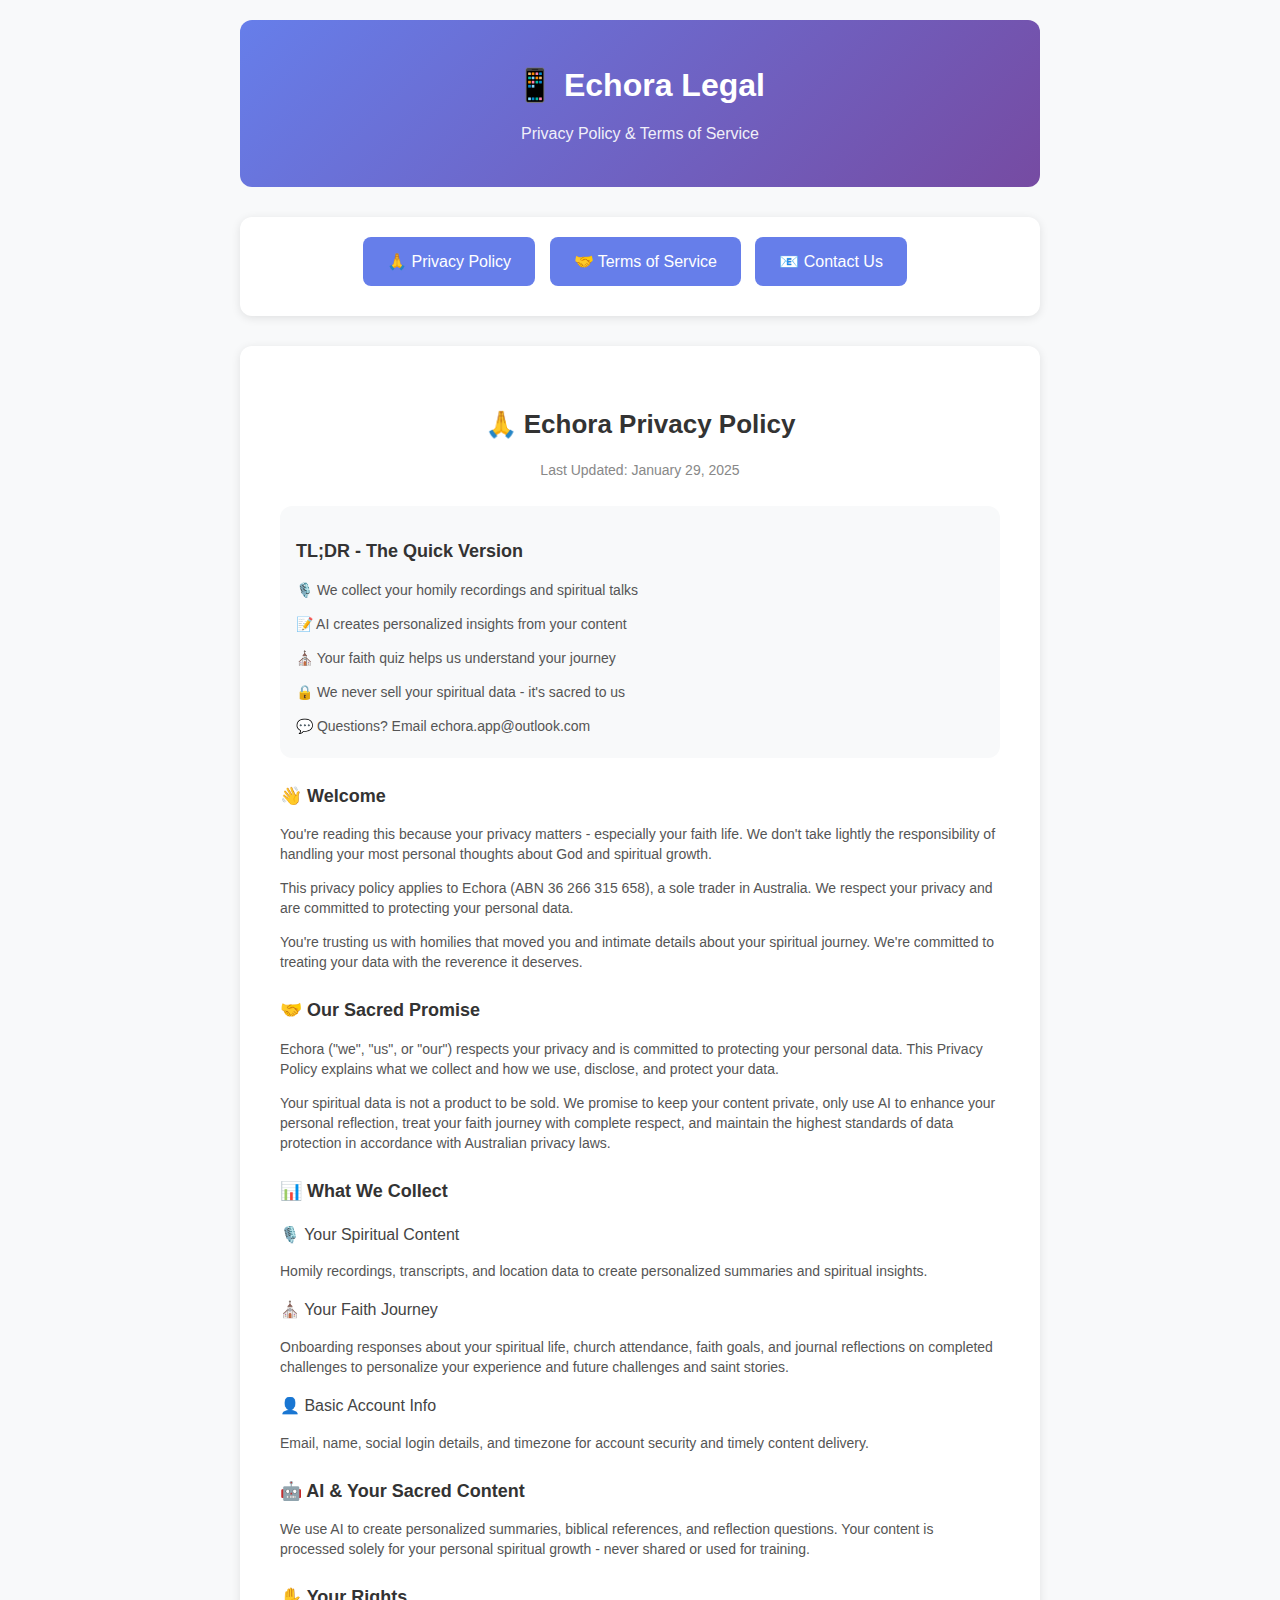
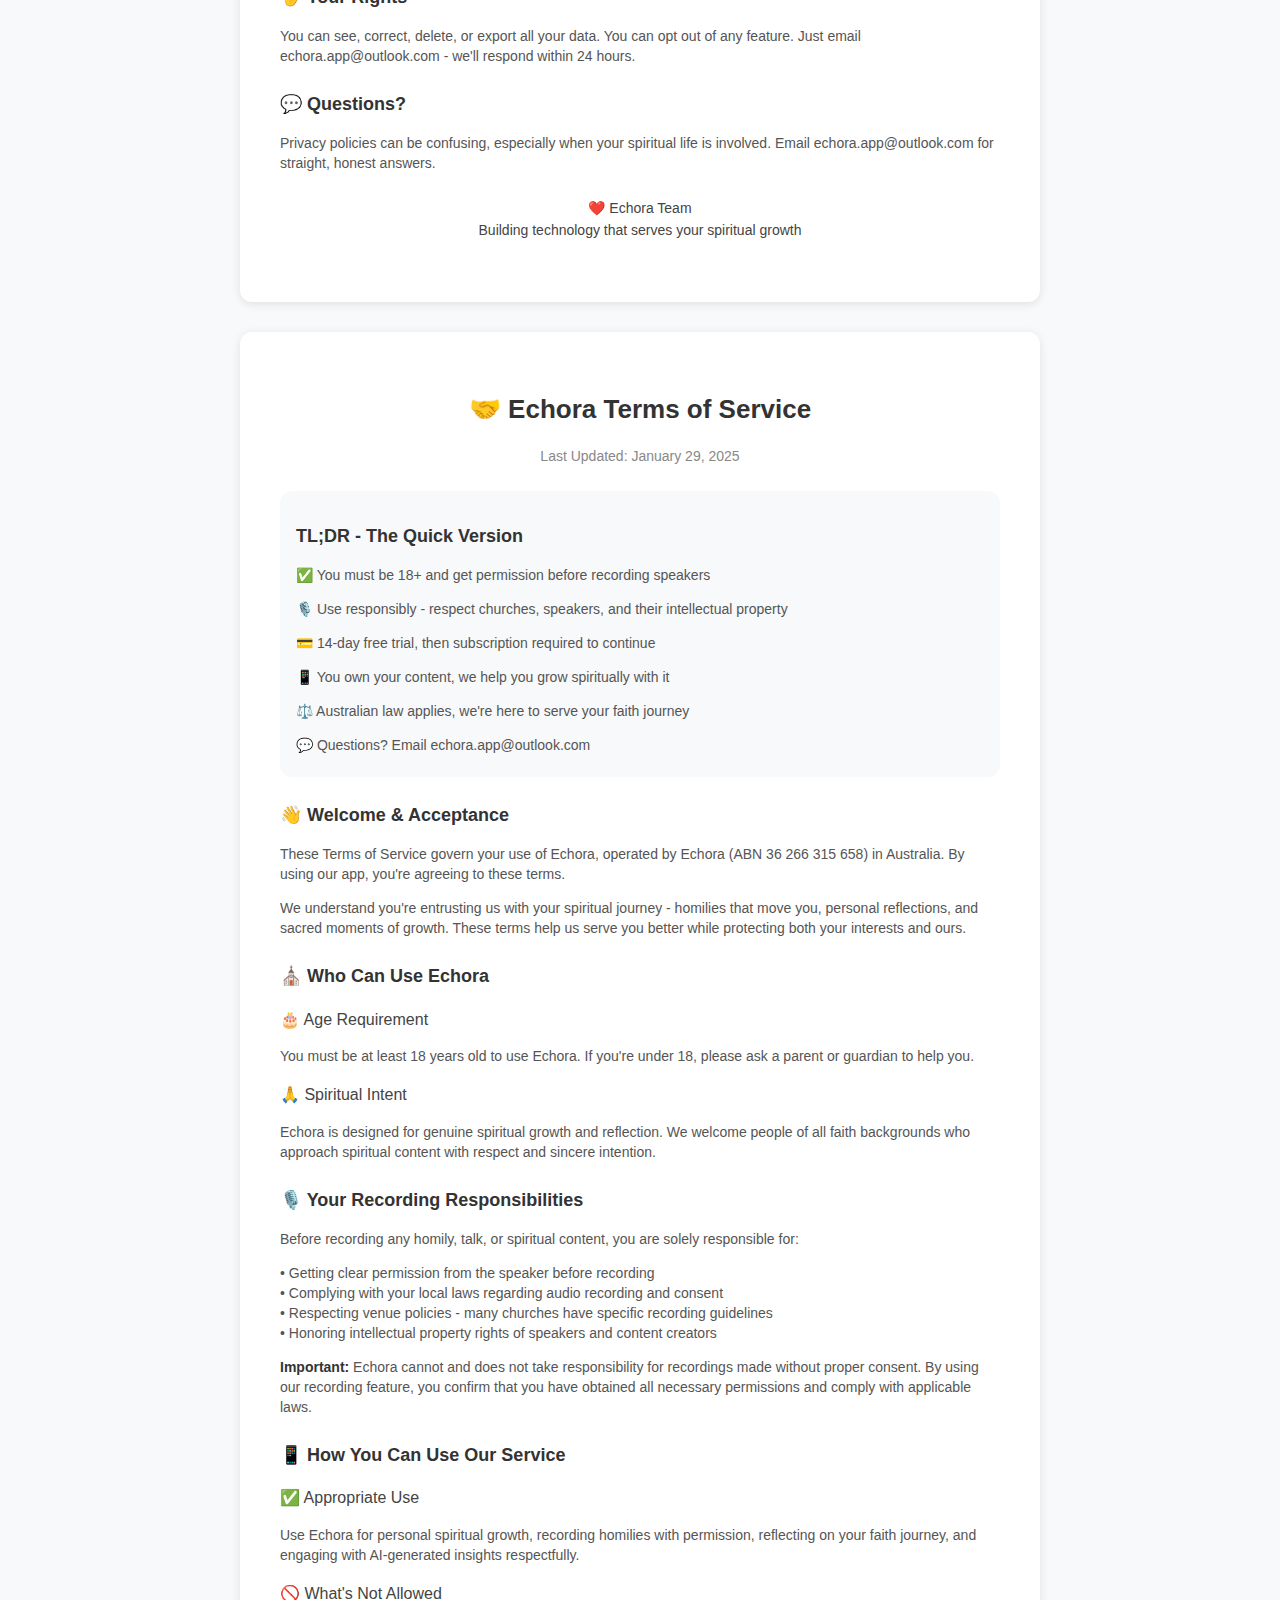
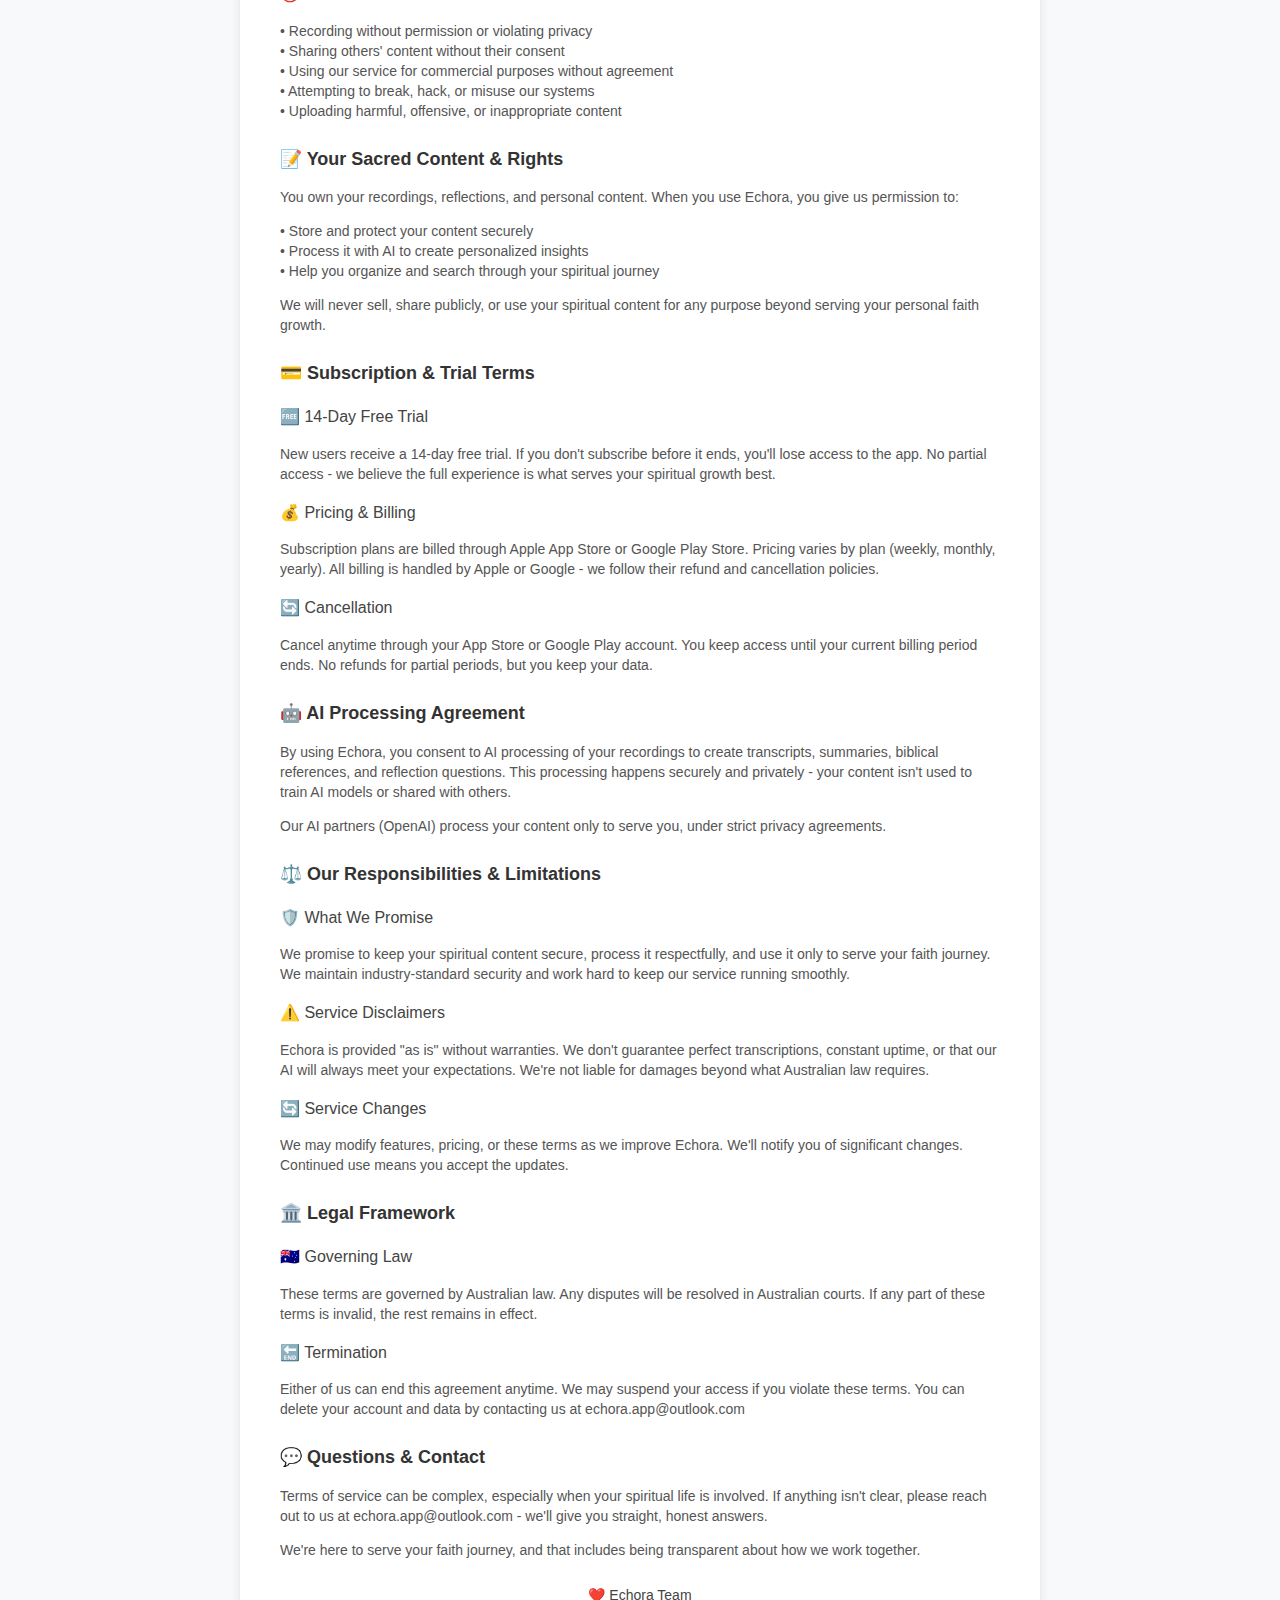
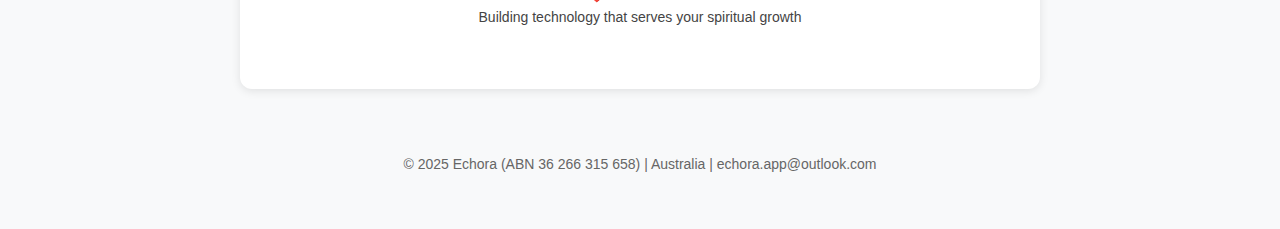
<file: legal.html>
<!DOCTYPE html>
<html lang="en">
<head>
    <meta charset="UTF-8">
    <meta name="viewport" content="width=device-width, initial-scale=1.0">
    <title>Echora Legal - Privacy Policy & Terms of Service</title>
    <style>
        body {
            font-family: -apple-system, BlinkMacSystemFont, 'Segoe UI', Roboto, Oxygen, Ubuntu, Cantarell, sans-serif;
            line-height: 1.6;
            color: #333;
            max-width: 800px;
            margin: 0 auto;
            padding: 20px;
            background-color: #f8f9fa;
        }
        
        .header {
            text-align: center;
            padding: 40px 20px;
            background: linear-gradient(135deg, #667eea 0%, #764ba2 100%);
            color: white;
            border-radius: 12px;
            margin-bottom: 30px;
        }
        
        .header h1 {
            font-size: 32px;
            margin: 0 0 10px 0;
            font-weight: bold;
        }
        
        .header p {
            font-size: 16px;
            margin: 0;
            opacity: 0.9;
        }
        
        .navigation {
            background: white;
            padding: 20px;
            border-radius: 12px;
            margin-bottom: 30px;
            box-shadow: 0 2px 10px rgba(0,0,0,0.1);
            text-align: center;
        }
        
        .nav-button {
            display: inline-block;
            padding: 12px 24px;
            margin: 0 10px 10px 0;
            background: #667eea;
            color: white;
            text-decoration: none;
            border-radius: 8px;
            font-weight: 500;
            transition: background 0.3s ease;
        }
        
        .nav-button:hover {
            background: #5a67d8;
        }
        
        .document {
            background-color: #ffffff;
            padding: 40px;
            border-radius: 12px;
            box-shadow: 0 2px 10px rgba(0,0,0,0.1);
            margin-bottom: 30px;
        }
        
        .document-title {
            font-size: 26px;
            font-weight: bold;
            margin-bottom: 8px;
            color: #333333;
            text-align: center;
        }
        
        .last-updated {
            font-size: 14px;
            color: #888888;
            text-align: center;
            margin-bottom: 24px;
        }
        
        .tldr-section {
            background-color: #f8f9fa;
            padding: 16px;
            border-radius: 12px;
            margin-bottom: 24px;
        }
        
        .tldr-item {
            font-size: 14px;
            line-height: 20px;
            color: #555555;
            margin-bottom: 6px;
        }
        
        .section {
            margin-bottom: 24px;
        }
        
        .section-title {
            font-size: 18px;
            font-weight: 600;
            margin-bottom: 12px;
            color: #333333;
        }
        
        .sub-section-title {
            font-size: 16px;
            font-weight: 500;
            margin-bottom: 8px;
            margin-top: 16px;
            color: #444444;
        }
        
        .body-text {
            font-size: 14px;
            line-height: 20px;
            color: #555555;
            margin-bottom: 12px;
        }
        
        .bold-text {
            font-weight: 600;
            color: #333333;
        }
        
        .signature {
            font-size: 14px;
            color: #444444;
            text-align: center;
            font-weight: 500;
            margin-bottom: 20px;
        }
        
        .footer {
            text-align: center;
            padding: 20px;
            color: #666;
            font-size: 14px;
        }
        
        @media (max-width: 600px) {
            body {
                padding: 10px;
            }
            .document {
                padding: 20px;
            }
            .header {
                padding: 30px 15px;
            }
            .header h1 {
                font-size: 24px;
            }
        }
    </style>
</head>
<body>
    <div class="header">
        <h1>📱 Echora Legal</h1>
        <p>Privacy Policy & Terms of Service</p>
    </div>

    <div class="navigation">
        <a href="#privacy-policy" class="nav-button">🙏 Privacy Policy</a>
        <a href="#terms-of-service" class="nav-button">🤝 Terms of Service</a>
        <a href="mailto:echora.app@outlook.com" class="nav-button">📧 Contact Us</a>
    </div>

    <!-- Privacy Policy Section -->
    <div id="privacy-policy" class="document">
        <h1 class="document-title">🙏 Echora Privacy Policy</h1>
        <p class="last-updated">Last Updated: January 29, 2025</p>

        <div class="tldr-section">
            <h2 class="section-title">TL;DR - The Quick Version</h2>
            <p class="tldr-item">🎙️ We collect your homily recordings and spiritual talks</p>
            <p class="tldr-item">📝 AI creates personalized insights from your content</p>
            <p class="tldr-item">⛪ Your faith quiz helps us understand your journey</p>
            <p class="tldr-item">🔒 We never sell your spiritual data - it's sacred to us</p>
            <p class="tldr-item">💬 Questions? Email echora.app@outlook.com</p>
        </div>

        <div class="section">
            <h2 class="section-title">👋 Welcome</h2>
            <p class="body-text">
                You're reading this because your privacy matters - especially your faith life. We don't take lightly the responsibility of handling your most personal thoughts about God and spiritual growth.
            </p>
            <p class="body-text">
                This privacy policy applies to Echora (ABN 36 266 315 658), a sole trader in Australia. We respect your privacy and are committed to protecting your personal data.
            </p>
            <p class="body-text">
                You're trusting us with homilies that moved you and intimate details about your spiritual journey. We're committed to treating your data with the reverence it deserves.
            </p>
        </div>

        <div class="section">
            <h2 class="section-title">🤝 Our Sacred Promise</h2>
            <p class="body-text">
                Echora ("we", "us", or "our") respects your privacy and is committed to protecting your personal data. This Privacy Policy explains what we collect and how we use, disclose, and protect your data.
            </p>
            <p class="body-text">
                Your spiritual data is not a product to be sold. We promise to keep your content private, only use AI to enhance your personal reflection, treat your faith journey with complete respect, and maintain the highest standards of data protection in accordance with Australian privacy laws.
            </p>
        </div>

        <div class="section">
            <h2 class="section-title">📊 What We Collect</h2>
            
            <h3 class="sub-section-title">🎙️ Your Spiritual Content</h3>
            <p class="body-text">
                Homily recordings, transcripts, and location data to create personalized summaries and spiritual insights.
            </p>

            <h3 class="sub-section-title">⛪ Your Faith Journey</h3>
            <p class="body-text">
                Onboarding responses about your spiritual life, church attendance, faith goals, and journal reflections on completed challenges to personalize your experience and future challenges and saint stories.
            </p>

            <h3 class="sub-section-title">👤 Basic Account Info</h3>
            <p class="body-text">
                Email, name, social login details, and timezone for account security and timely content delivery.
            </p>
        </div>

        <div class="section">
            <h2 class="section-title">🤖 AI & Your Sacred Content</h2>
            <p class="body-text">
                We use AI to create personalized summaries, biblical references, and reflection questions. Your content is processed solely for your personal spiritual growth - never shared or used for training.
            </p>
        </div>

        <div class="section">
            <h2 class="section-title">✋ Your Rights</h2>
            <p class="body-text">
                You can see, correct, delete, or export all your data. You can opt out of any feature. Just email echora.app@outlook.com - we'll respond within 24 hours.
            </p>
        </div>

        <div class="section">
            <h2 class="section-title">💬 Questions?</h2>
            <p class="body-text">
                Privacy policies can be confusing, especially when your spiritual life is involved. Email echora.app@outlook.com for straight, honest answers.
            </p>
        </div>

        <p class="signature">
            ❤️ Echora Team<br>
            Building technology that serves your spiritual growth
        </p>
    </div>

    <!-- Terms of Service Section -->
    <div id="terms-of-service" class="document">
        <h1 class="document-title">🤝 Echora Terms of Service</h1>
        <p class="last-updated">Last Updated: January 29, 2025</p>

        <div class="tldr-section">
            <h2 class="section-title">TL;DR - The Quick Version</h2>
            <p class="tldr-item">✅ You must be 18+ and get permission before recording speakers</p>
            <p class="tldr-item">🎙️ Use responsibly - respect churches, speakers, and their intellectual property</p>
            <p class="tldr-item">💳 14-day free trial, then subscription required to continue</p>
            <p class="tldr-item">📱 You own your content, we help you grow spiritually with it</p>
            <p class="tldr-item">⚖️ Australian law applies, we're here to serve your faith journey</p>
            <p class="tldr-item">💬 Questions? Email echora.app@outlook.com</p>
        </div>

        <div class="section">
            <h2 class="section-title">👋 Welcome & Acceptance</h2>
            <p class="body-text">
                These Terms of Service govern your use of Echora, operated by Echora (ABN 36 266 315 658) in Australia. By using our app, you're agreeing to these terms.
            </p>
            <p class="body-text">
                We understand you're entrusting us with your spiritual journey - homilies that move you, personal reflections, and sacred moments of growth. These terms help us serve you better while protecting both your interests and ours.
            </p>
        </div>

        <div class="section">
            <h2 class="section-title">⛪ Who Can Use Echora</h2>
            
            <h3 class="sub-section-title">🎂 Age Requirement</h3>
            <p class="body-text">
                You must be at least 18 years old to use Echora. If you're under 18, please ask a parent or guardian to help you.
            </p>

            <h3 class="sub-section-title">🙏 Spiritual Intent</h3>
            <p class="body-text">
                Echora is designed for genuine spiritual growth and reflection. We welcome people of all faith backgrounds who approach spiritual content with respect and sincere intention.
            </p>
        </div>

        <div class="section">
            <h2 class="section-title">🎙️ Your Recording Responsibilities</h2>
            <p class="body-text">
                Before recording any homily, talk, or spiritual content, you are solely responsible for:
            </p>
            <p class="body-text">
                • Getting clear permission from the speaker before recording<br>
                • Complying with your local laws regarding audio recording and consent<br>
                • Respecting venue policies - many churches have specific recording guidelines<br>
                • Honoring intellectual property rights of speakers and content creators
            </p>
            <p class="body-text">
                <span class="bold-text">Important:</span> Echora cannot and does not take responsibility for recordings made without proper consent. By using our recording feature, you confirm that you have obtained all necessary permissions and comply with applicable laws.
            </p>
        </div>

        <div class="section">
            <h2 class="section-title">📱 How You Can Use Our Service</h2>
            
            <h3 class="sub-section-title">✅ Appropriate Use</h3>
            <p class="body-text">
                Use Echora for personal spiritual growth, recording homilies with permission, reflecting on your faith journey, and engaging with AI-generated insights respectfully.
            </p>

            <h3 class="sub-section-title">🚫 What's Not Allowed</h3>
            <p class="body-text">
                • Recording without permission or violating privacy<br>
                • Sharing others' content without their consent<br>
                • Using our service for commercial purposes without agreement<br>
                • Attempting to break, hack, or misuse our systems<br>
                • Uploading harmful, offensive, or inappropriate content
            </p>
        </div>

        <div class="section">
            <h2 class="section-title">📝 Your Sacred Content & Rights</h2>
            <p class="body-text">
                You own your recordings, reflections, and personal content. When you use Echora, you give us permission to:
            </p>
            <p class="body-text">
                • Store and protect your content securely<br>
                • Process it with AI to create personalized insights<br>
                • Help you organize and search through your spiritual journey
            </p>
            <p class="body-text">
                We will never sell, share publicly, or use your spiritual content for any purpose beyond serving your personal faith growth.
            </p>
        </div>

        <div class="section">
            <h2 class="section-title">💳 Subscription & Trial Terms</h2>
            
            <h3 class="sub-section-title">🆓 14-Day Free Trial</h3>
            <p class="body-text">
                New users receive a 14-day free trial. If you don't subscribe before it ends, you'll lose access to the app. No partial access - we believe the full experience is what serves your spiritual growth best.
            </p>

            <h3 class="sub-section-title">💰 Pricing & Billing</h3>
            <p class="body-text">
                Subscription plans are billed through Apple App Store or Google Play Store. Pricing varies by plan (weekly, monthly, yearly). All billing is handled by Apple or Google - we follow their refund and cancellation policies.
            </p>

            <h3 class="sub-section-title">🔄 Cancellation</h3>
            <p class="body-text">
                Cancel anytime through your App Store or Google Play account. You keep access until your current billing period ends. No refunds for partial periods, but you keep your data.
            </p>
        </div>

        <div class="section">
            <h2 class="section-title">🤖 AI Processing Agreement</h2>
            <p class="body-text">
                By using Echora, you consent to AI processing of your recordings to create transcripts, summaries, biblical references, and reflection questions. This processing happens securely and privately - your content isn't used to train AI models or shared with others.
            </p>
            <p class="body-text">
                Our AI partners (OpenAI) process your content only to serve you, under strict privacy agreements.
            </p>
        </div>

        <div class="section">
            <h2 class="section-title">⚖️ Our Responsibilities & Limitations</h2>
            
            <h3 class="sub-section-title">🛡️ What We Promise</h3>
            <p class="body-text">
                We promise to keep your spiritual content secure, process it respectfully, and use it only to serve your faith journey. We maintain industry-standard security and work hard to keep our service running smoothly.
            </p>

            <h3 class="sub-section-title">⚠️ Service Disclaimers</h3>
            <p class="body-text">
                Echora is provided "as is" without warranties. We don't guarantee perfect transcriptions, constant uptime, or that our AI will always meet your expectations. We're not liable for damages beyond what Australian law requires.
            </p>

            <h3 class="sub-section-title">🔄 Service Changes</h3>
            <p class="body-text">
                We may modify features, pricing, or these terms as we improve Echora. We'll notify you of significant changes. Continued use means you accept the updates.
            </p>
        </div>

        <div class="section">
            <h2 class="section-title">🏛️ Legal Framework</h2>
            
            <h3 class="sub-section-title">🇦🇺 Governing Law</h3>
            <p class="body-text">
                These terms are governed by Australian law. Any disputes will be resolved in Australian courts. If any part of these terms is invalid, the rest remains in effect.
            </p>

            <h3 class="sub-section-title">🔚 Termination</h3>
            <p class="body-text">
                Either of us can end this agreement anytime. We may suspend your access if you violate these terms. You can delete your account and data by contacting us at echora.app@outlook.com
            </p>
        </div>

        <div class="section">
            <h2 class="section-title">💬 Questions & Contact</h2>
            <p class="body-text">
                Terms of service can be complex, especially when your spiritual life is involved. If anything isn't clear, please reach out to us at echora.app@outlook.com - we'll give you straight, honest answers.
            </p>
            <p class="body-text">
                We're here to serve your faith journey, and that includes being transparent about how we work together.
            </p>
        </div>

        <p class="signature">
            ❤️ Echora Team<br>
            Building technology that serves your spiritual growth
        </p>
    </div>

    <div class="footer">
        <p>© 2025 Echora (ABN 36 266 315 658) | Australia | echora.app@outlook.com</p>
    </div>
</body>
</html>
</file>
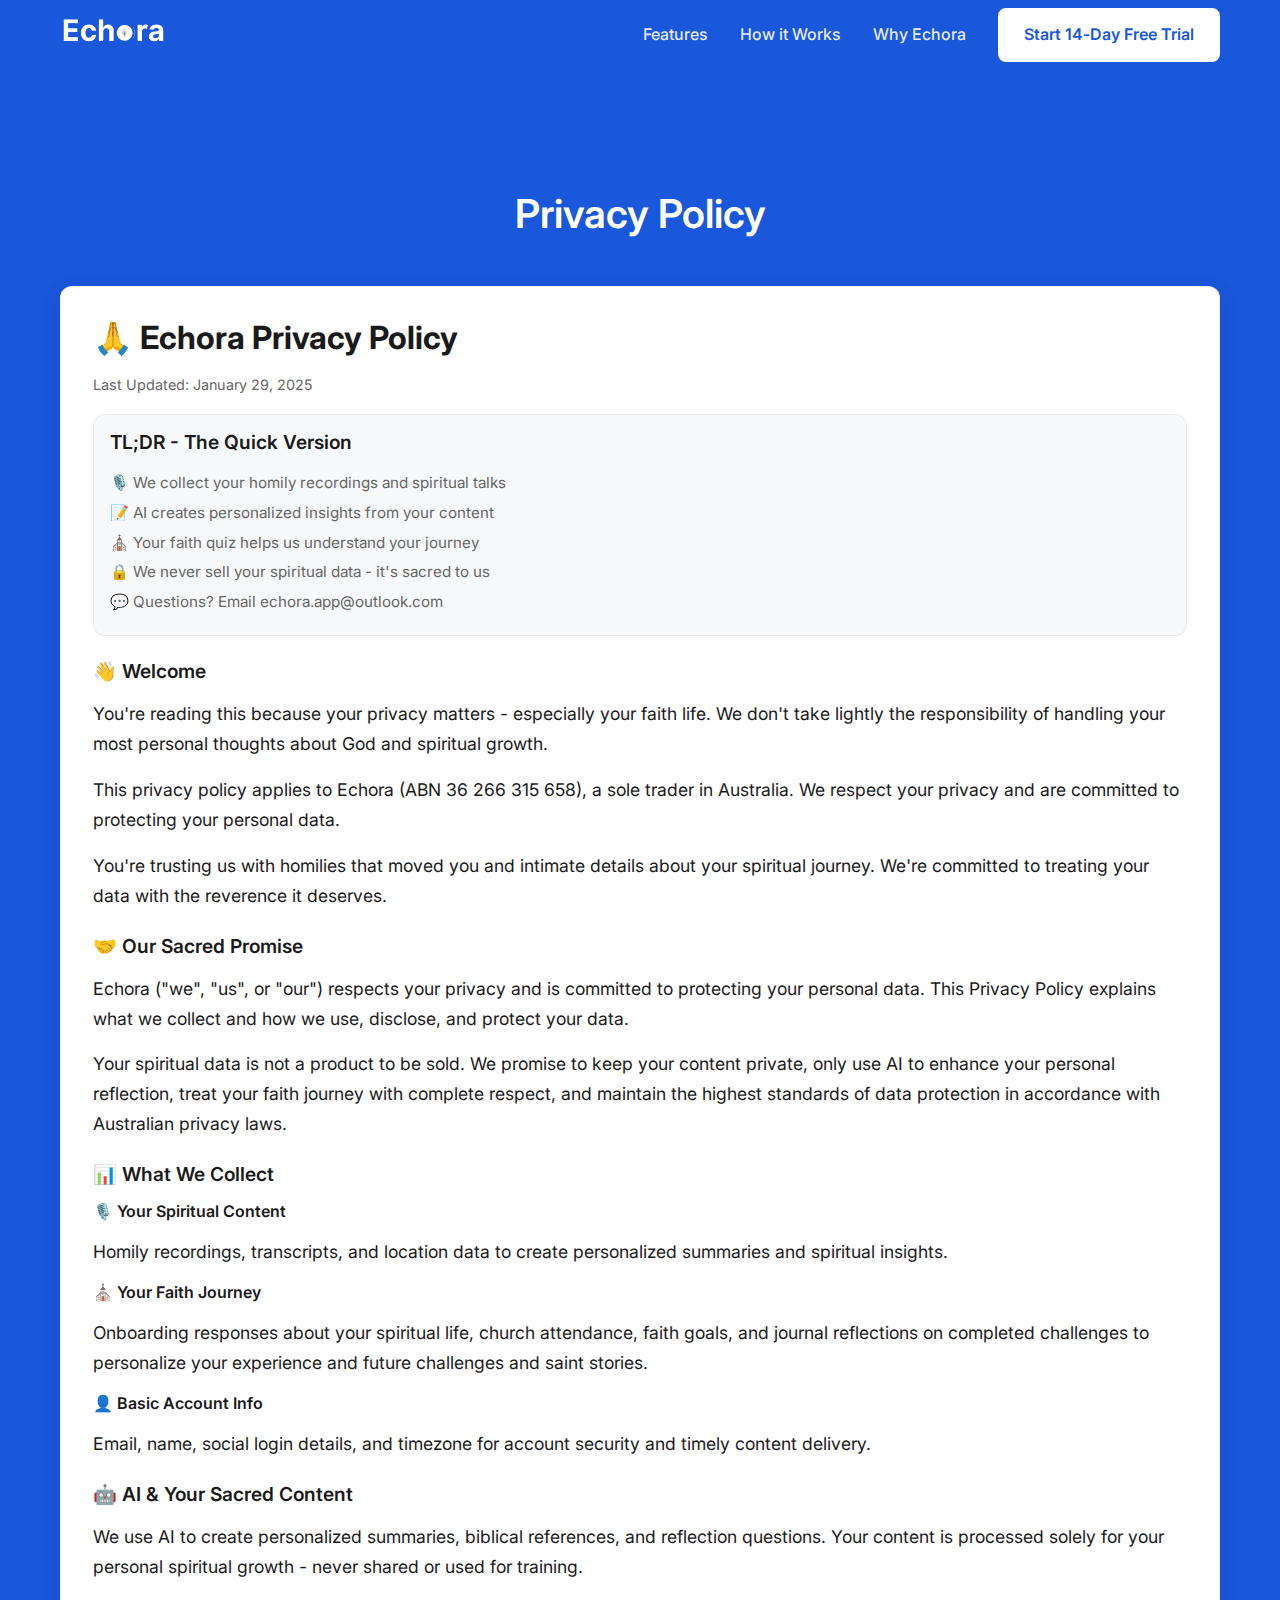
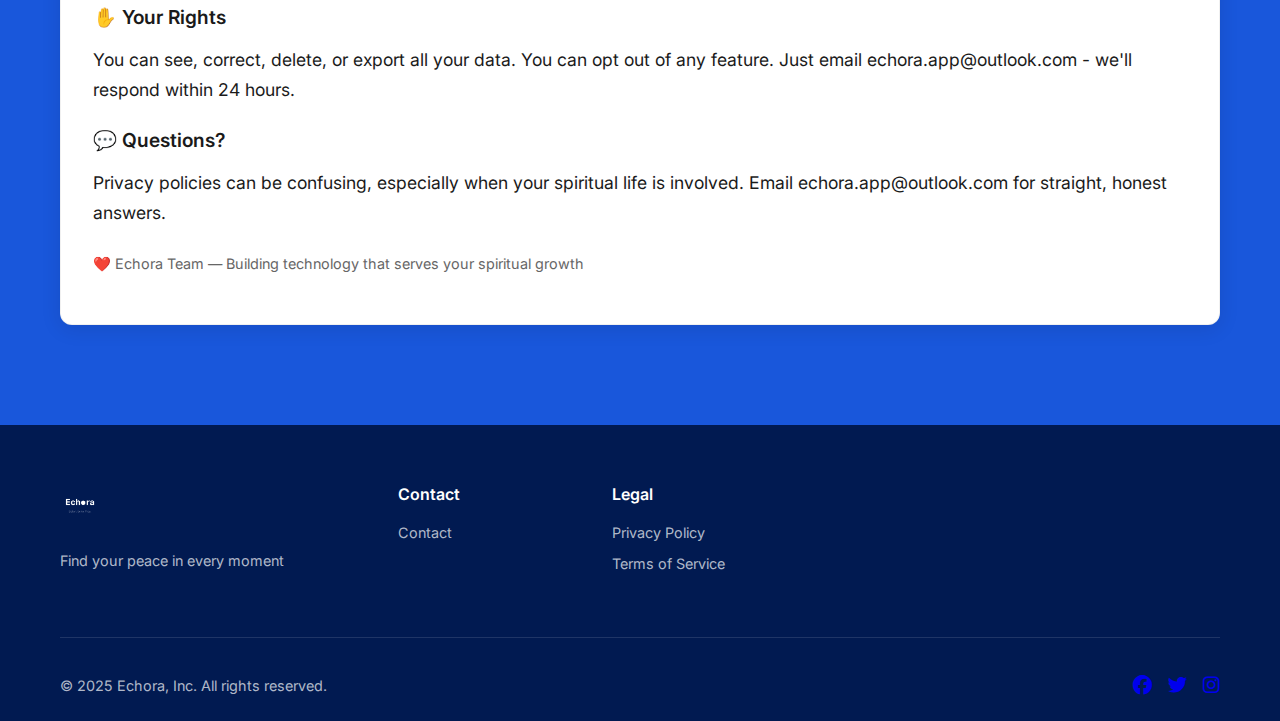
<file: privacy-policy.html>
<!DOCTYPE html>
<html lang="en">
<head>
    <meta charset="UTF-8">
    <meta name="viewport" content="width=device-width, initial-scale=1.0">
    <title>🙏 Echora Privacy Policy</title>
    <link rel="stylesheet" href="styles.css">
    <link href="https://fonts.googleapis.com/css2?family=Inter:wght@300;400;500;600;700&display=swap" rel="stylesheet">
    <link rel="stylesheet" href="https://cdnjs.cloudflare.com/ajax/libs/font-awesome/6.4.0/css/all.min.css">
    <meta name="description" content="Echora Privacy Policy">
    <meta name="robots" content="noindex">
    <link rel="icon" href="Echora logo - black.png">
    <style>
        /* Page-specific minor overrides */
        .content-card .emoji-title { font-size: 2rem; }
        body { background: var(--primary-blue); }
    </style>
    
    <!-- Open Graph -->
    <meta property="og:title" content="Echora Privacy Policy">
    <meta property="og:type" content="website">
    <meta property="og:image" content="Echora logo - black.png">
    <meta property="og:url" content="/privacy-policy.html">
</head>
<body>
    <!-- Navigation -->
    <nav class="navbar">
        <div class="nav-container">
            <div class="nav-logo">
                <a href="index.html"><img src="Echora logo- white.png" alt="Echora" class="logo"></a>
            </div>
            <div class="nav-menu">
                <a href="index.html#features" class="nav-link">Features</a>
                <a href="index.html#how-it-works" class="nav-link">How it Works</a>
                <a href="index.html#why-echora" class="nav-link">Why Echora</a>
                <a href="https://apps.apple.com/au/app/echora/id6749000808" class="cta-button primary">Start 14‑Day Free Trial</a>
            </div>
            <div class="nav-toggle">
                <span></span>
                <span></span>
                <span></span>
            </div>
        </div>
    </nav>

    <main class="page">
        <section class="community">
            <div class="container">
                <h2>Privacy Policy</h2>
                <div class="content-card">
                    <h1 class="emoji-title">🙏 Echora Privacy Policy</h1>
                    <p class="content-meta">Last Updated: January 29, 2025</p>

                    <div class="tldr-box">
                        <h3>TL;DR - The Quick Version</h3>
                        <p class="tldr-item">🎙️ We collect your homily recordings and spiritual talks</p>
                        <p class="tldr-item">📝 AI creates personalized insights from your content</p>
                        <p class="tldr-item">⛪ Your faith quiz helps us understand your journey</p>
                        <p class="tldr-item">🔒 We never sell your spiritual data - it's sacred to us</p>
                        <p class="tldr-item">💬 Questions? Email echora.app@outlook.com</p>
                    </div>

                    <div class="content-section">
                        <h3>👋 Welcome</h3>
                        <p>You're reading this because your privacy matters - especially your faith life. We don't take lightly the responsibility of handling your most personal thoughts about God and spiritual growth.</p>
                        <p>This privacy policy applies to Echora (ABN 36 266 315 658), a sole trader in Australia. We respect your privacy and are committed to protecting your personal data.</p>
                        <p>You're trusting us with homilies that moved you and intimate details about your spiritual journey. We're committed to treating your data with the reverence it deserves.</p>
                    </div>

                    <div class="content-section">
                        <h3>🤝 Our Sacred Promise</h3>
                        <p>Echora ("we", "us", or "our") respects your privacy and is committed to protecting your personal data. This Privacy Policy explains what we collect and how we use, disclose, and protect your data.</p>
                        <p>Your spiritual data is not a product to be sold. We promise to keep your content private, only use AI to enhance your personal reflection, treat your faith journey with complete respect, and maintain the highest standards of data protection in accordance with Australian privacy laws.</p>
                    </div>

                    <div class="content-section">
                        <h3>📊 What We Collect</h3>
                        <h4>🎙️ Your Spiritual Content</h4>
                        <p>Homily recordings, transcripts, and location data to create personalized summaries and spiritual insights.</p>
                        <h4>⛪ Your Faith Journey</h4>
                        <p>Onboarding responses about your spiritual life, church attendance, faith goals, and journal reflections on completed challenges to personalize your experience and future challenges and saint stories.</p>
                        <h4>👤 Basic Account Info</h4>
                        <p>Email, name, social login details, and timezone for account security and timely content delivery.</p>
                    </div>

                    <div class="content-section">
                        <h3>🤖 AI & Your Sacred Content</h3>
                        <p>We use AI to create personalized summaries, biblical references, and reflection questions. Your content is processed solely for your personal spiritual growth - never shared or used for training.</p>
                    </div>

                    <div class="content-section">
                        <h3>✋ Your Rights</h3>
                        <p>You can see, correct, delete, or export all your data. You can opt out of any feature. Just email echora.app@outlook.com - we'll respond within 24 hours.</p>
                    </div>

                    <div class="content-section">
                        <h3>💬 Questions?</h3>
                        <p>Privacy policies can be confusing, especially when your spiritual life is involved. Email echora.app@outlook.com for straight, honest answers.</p>
                    </div>

                    <p class="content-meta">❤️ Echora Team — Building technology that serves your spiritual growth</p>
                </div>
            </div>
        </section>
    </main>

    <!-- Footer -->
    <footer class="footer">
        <div class="container">
            <div class="footer-content">
                <div class="footer-brand">
                    <img src="Echora logo - black.png" alt="Echora" class="footer-logo">
                    <p>Find your peace in every moment</p>
                </div>
                <div class="footer-links">
                    <div class="footer-column">
                        <h4>Contact</h4>
                        <a href="mailto:echora.app@outlook.com">Contact</a>
                    </div>
                    <div class="footer-column">
                        <h4>Legal</h4>
                        <a href="privacy-policy.html">Privacy Policy</a>
                        <a href="terms-of-service.html">Terms of Service</a>
                    </div>
                </div>
            </div>
            <div class="footer-bottom">
                <p>&copy; 2025 Echora, Inc. All rights reserved.</p>
                <div class="social-links">
                    <a href="#" aria-label="Facebook"><i class="fab fa-facebook"></i></a>
                    <a href="#" aria-label="Twitter"><i class="fab fa-twitter"></i></a>
                    <a href="#" aria-label="Instagram"><i class="fab fa-instagram"></i></a>
                </div>
            </div>
        </div>
    </footer>

    <script src="script.js"></script>
</body>
</html>
</file>
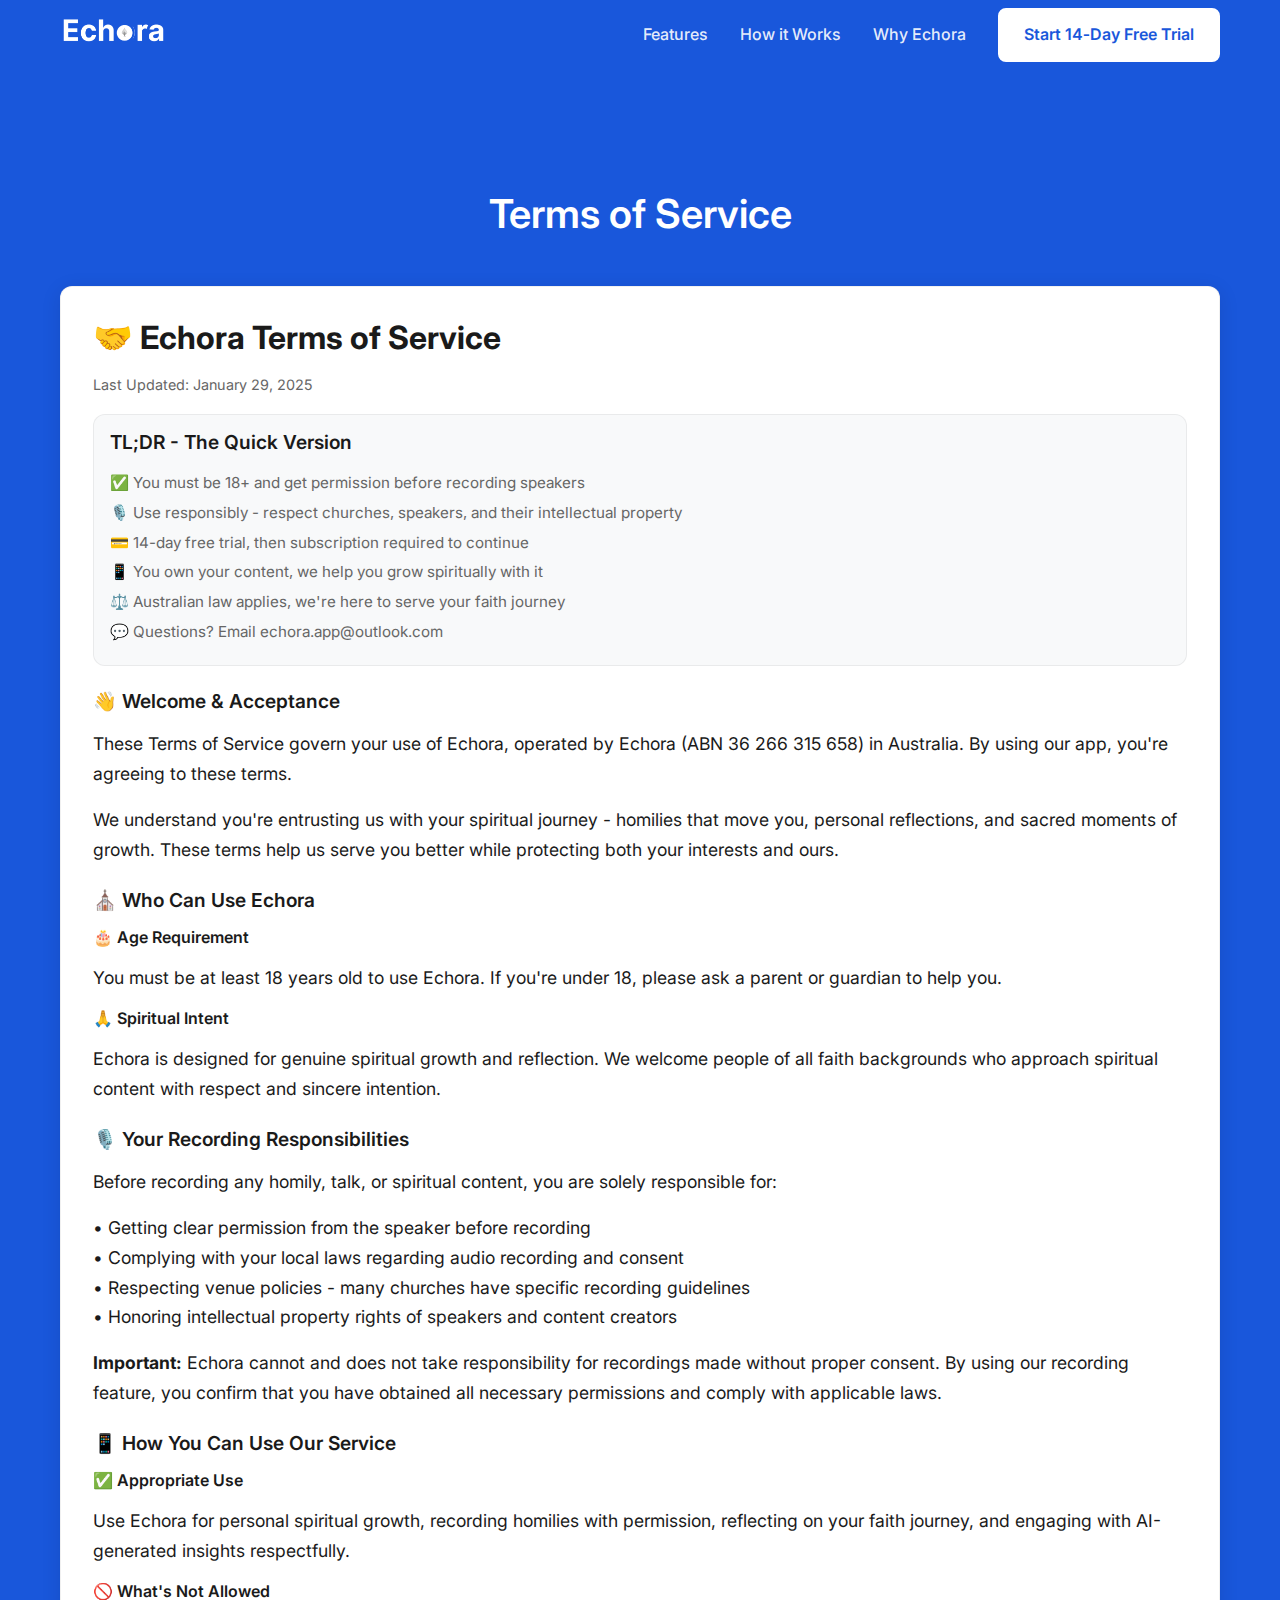
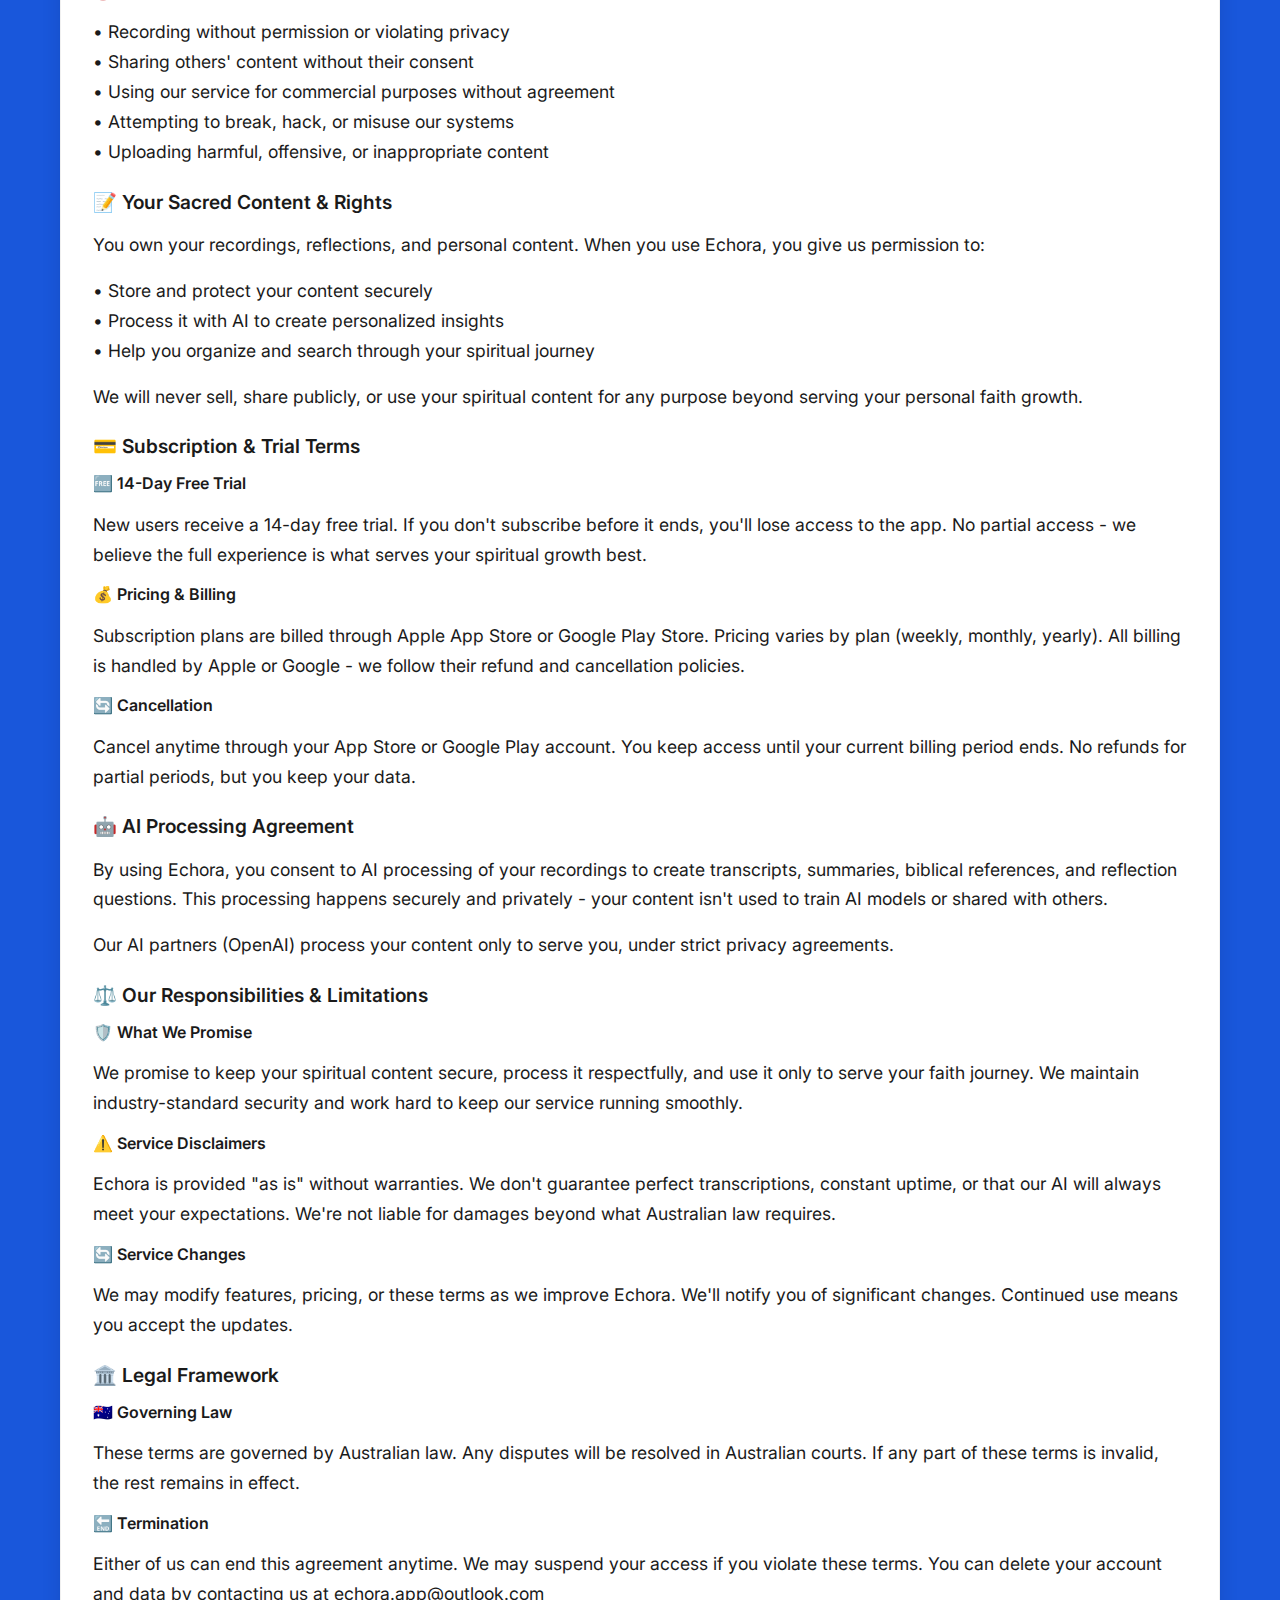
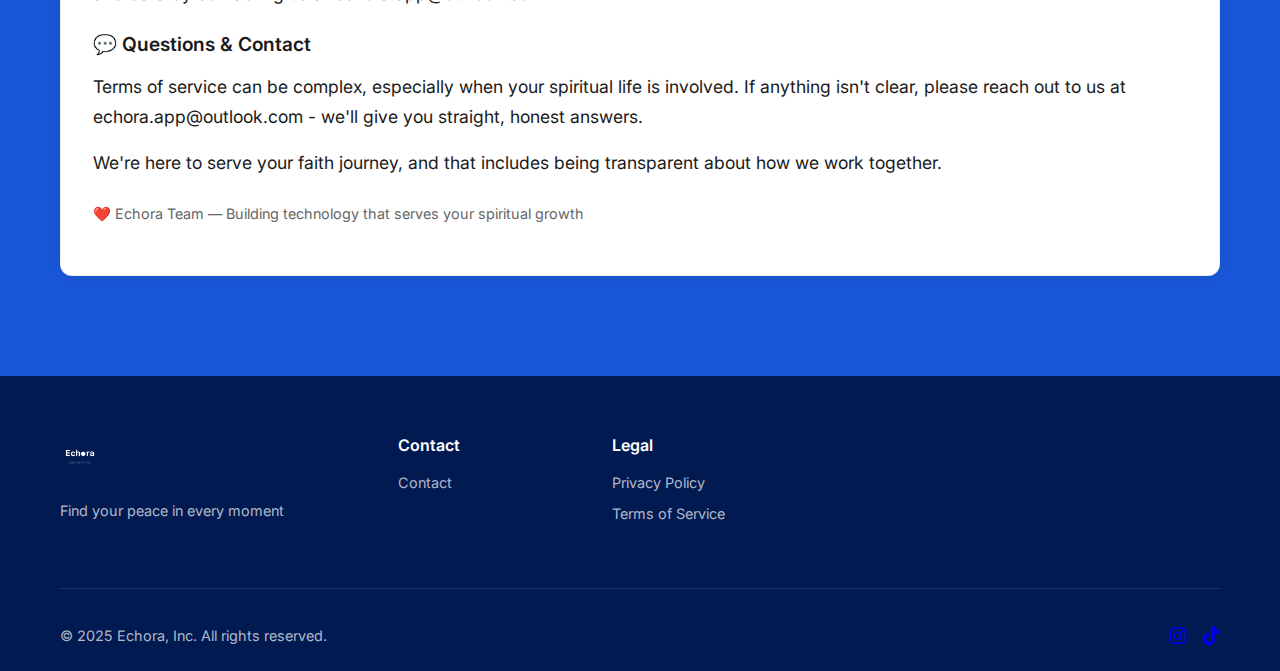
<file: terms-of-service.html>
<!DOCTYPE html>
<html lang="en">
<head>
    <meta charset="UTF-8">
    <meta name="viewport" content="width=device-width, initial-scale=1.0">
    <title>🤝 Echora Terms of Service</title>
    <link rel="stylesheet" href="styles.css">
    <link href="https://fonts.googleapis.com/css2?family=Inter:wght@300;400;500;600;700&display=swap" rel="stylesheet">
    <link rel="stylesheet" href="https://cdnjs.cloudflare.com/ajax/libs/font-awesome/6.4.0/css/all.min.css">
    <meta name="description" content="Echora Terms of Service">
    <meta name="robots" content="noindex">
    <link rel="icon" href="Echora logo - black.png">
    <style>
        .content-card .emoji-title { font-size: 2rem; }
        body { background: var(--primary-blue); }
    </style>
    
    <!-- Open Graph -->
    <meta property="og:title" content="Echora Terms of Service">
    <meta property="og:type" content="website">
    <meta property="og:image" content="Echora logo - black.png">
    <meta property="og:url" content="/terms-of-service.html">
</head>
<body>
    <!-- Navigation -->
    <nav class="navbar">
        <div class="nav-container">
            <div class="nav-logo">
                <a href="index.html"><img src="Echora logo- white.png" alt="Echora" class="logo"></a>
            </div>
            <div class="nav-menu">
                <a href="index.html#features" class="nav-link">Features</a>
                <a href="index.html#how-it-works" class="nav-link">How it Works</a>
                <a href="index.html#why-echora" class="nav-link">Why Echora</a>
                <a href="https://apps.apple.com/au/app/echora/id6749000808" class="cta-button primary">Start 14‑Day Free Trial</a>
            </div>
            <div class="nav-toggle">
                <span></span>
                <span></span>
                <span></span>
            </div>
        </div>
    </nav>

    <main class="page">
        <section class="community">
            <div class="container">
                <h2>Terms of Service</h2>
                <div class="content-card">
                    <h1 class="emoji-title">🤝 Echora Terms of Service</h1>
                    <p class="content-meta">Last Updated: January 29, 2025</p>

                    <div class="tldr-box">
                        <h3>TL;DR - The Quick Version</h3>
                        <p class="tldr-item">✅ You must be 18+ and get permission before recording speakers</p>
                        <p class="tldr-item">🎙️ Use responsibly - respect churches, speakers, and their intellectual property</p>
                        <p class="tldr-item">💳 14-day free trial, then subscription required to continue</p>
                        <p class="tldr-item">📱 You own your content, we help you grow spiritually with it</p>
                        <p class="tldr-item">⚖️ Australian law applies, we're here to serve your faith journey</p>
                        <p class="tldr-item">💬 Questions? Email echora.app@outlook.com</p>
                    </div>

                    <div class="content-section">
                        <h3>👋 Welcome & Acceptance</h3>
                        <p>These Terms of Service govern your use of Echora, operated by Echora (ABN 36 266 315 658) in Australia. By using our app, you're agreeing to these terms.</p>
                        <p>We understand you're entrusting us with your spiritual journey - homilies that move you, personal reflections, and sacred moments of growth. These terms help us serve you better while protecting both your interests and ours.</p>
                    </div>

                    <div class="content-section">
                        <h3>⛪ Who Can Use Echora</h3>
                        <h4>🎂 Age Requirement</h4>
                        <p>You must be at least 18 years old to use Echora. If you're under 18, please ask a parent or guardian to help you.</p>
                        <h4>🙏 Spiritual Intent</h4>
                        <p>Echora is designed for genuine spiritual growth and reflection. We welcome people of all faith backgrounds who approach spiritual content with respect and sincere intention.</p>
                    </div>

                    <div class="content-section">
                        <h3>🎙️ Your Recording Responsibilities</h3>
                        <p>Before recording any homily, talk, or spiritual content, you are solely responsible for:</p>
                        <p>• Getting clear permission from the speaker before recording<br>
                        • Complying with your local laws regarding audio recording and consent<br>
                        • Respecting venue policies - many churches have specific recording guidelines<br>
                        • Honoring intellectual property rights of speakers and content creators</p>
                        <p><strong>Important:</strong> Echora cannot and does not take responsibility for recordings made without proper consent. By using our recording feature, you confirm that you have obtained all necessary permissions and comply with applicable laws.</p>
                    </div>

                    <div class="content-section">
                        <h3>📱 How You Can Use Our Service</h3>
                        <h4>✅ Appropriate Use</h4>
                        <p>Use Echora for personal spiritual growth, recording homilies with permission, reflecting on your faith journey, and engaging with AI-generated insights respectfully.</p>
                        <h4>🚫 What's Not Allowed</h4>
                        <p>• Recording without permission or violating privacy<br>
                        • Sharing others' content without their consent<br>
                        • Using our service for commercial purposes without agreement<br>
                        • Attempting to break, hack, or misuse our systems<br>
                        • Uploading harmful, offensive, or inappropriate content</p>
                    </div>

                    <div class="content-section">
                        <h3>📝 Your Sacred Content & Rights</h3>
                        <p>You own your recordings, reflections, and personal content. When you use Echora, you give us permission to:</p>
                        <p>• Store and protect your content securely<br>
                        • Process it with AI to create personalized insights<br>
                        • Help you organize and search through your spiritual journey</p>
                        <p>We will never sell, share publicly, or use your spiritual content for any purpose beyond serving your personal faith growth.</p>
                    </div>

                    <div class="content-section">
                        <h3>💳 Subscription & Trial Terms</h3>
                        <h4>🆓 14-Day Free Trial</h4>
                        <p>New users receive a 14-day free trial. If you don't subscribe before it ends, you'll lose access to the app. No partial access - we believe the full experience is what serves your spiritual growth best.</p>
                        <h4>💰 Pricing & Billing</h4>
                        <p>Subscription plans are billed through Apple App Store or Google Play Store. Pricing varies by plan (weekly, monthly, yearly). All billing is handled by Apple or Google - we follow their refund and cancellation policies.</p>
                        <h4>🔄 Cancellation</h4>
                        <p>Cancel anytime through your App Store or Google Play account. You keep access until your current billing period ends. No refunds for partial periods, but you keep your data.</p>
                    </div>

                    <div class="content-section">
                        <h3>🤖 AI Processing Agreement</h3>
                        <p>By using Echora, you consent to AI processing of your recordings to create transcripts, summaries, biblical references, and reflection questions. This processing happens securely and privately - your content isn't used to train AI models or shared with others.</p>
                        <p>Our AI partners (OpenAI) process your content only to serve you, under strict privacy agreements.</p>
                    </div>

                    <div class="content-section">
                        <h3>⚖️ Our Responsibilities & Limitations</h3>
                        <h4>🛡️ What We Promise</h4>
                        <p>We promise to keep your spiritual content secure, process it respectfully, and use it only to serve your faith journey. We maintain industry-standard security and work hard to keep our service running smoothly.</p>
                        <h4>⚠️ Service Disclaimers</h4>
                        <p>Echora is provided "as is" without warranties. We don't guarantee perfect transcriptions, constant uptime, or that our AI will always meet your expectations. We're not liable for damages beyond what Australian law requires.</p>
                        <h4>🔄 Service Changes</h4>
                        <p>We may modify features, pricing, or these terms as we improve Echora. We'll notify you of significant changes. Continued use means you accept the updates.</p>
                    </div>

                    <div class="content-section">
                        <h3>🏛️ Legal Framework</h3>
                        <h4>🇦🇺 Governing Law</h4>
                        <p>These terms are governed by Australian law. Any disputes will be resolved in Australian courts. If any part of these terms is invalid, the rest remains in effect.</p>
                        <h4>🔚 Termination</h4>
                        <p>Either of us can end this agreement anytime. We may suspend your access if you violate these terms. You can delete your account and data by contacting us at echora.app@outlook.com</p>
                    </div>

                    <div class="content-section">
                        <h3>💬 Questions & Contact</h3>
                        <p>Terms of service can be complex, especially when your spiritual life is involved. If anything isn't clear, please reach out to us at echora.app@outlook.com - we'll give you straight, honest answers.</p>
                        <p>We're here to serve your faith journey, and that includes being transparent about how we work together.</p>
                    </div>

                    <p class="content-meta">❤️ Echora Team — Building technology that serves your spiritual growth</p>
                </div>
            </div>
        </section>
    </main>

    <!-- Footer -->
    <footer class="footer">
        <div class="container">
            <div class="footer-content">
                <div class="footer-brand">
                    <img src="Echora logo - black.png" alt="Echora" class="footer-logo">
                    <p>Find your peace in every moment</p>
                </div>
                <div class="footer-links">
                    <div class="footer-column">
                        <h4>Contact</h4>
                        <a href="mailto:echora.app@outlook.com">Contact</a>
                    </div>
                    <div class="footer-column">
                        <h4>Legal</h4>
                        <a href="privacy-policy.html">Privacy Policy</a>
                        <a href="terms-of-service.html">Terms of Service</a>
                    </div>
                </div>
            </div>
            <div class="footer-bottom">
                <p>&copy; 2025 Echora, Inc. All rights reserved.</p>
                <div class="social-links">
                    <a href="https://www.instagram.com/echora.ai__/" aria-label="Instagram"><i class="fab fa-instagram"></i></a>
                    <a href="https://www.tiktok.com/@echora.ai__" aria-label="TikTok"><i class="fab fa-tiktok"></i></a>
                </div>
            </div>
        </div>
    </footer>

    <script src="script.js"></script>
</body>
</html>
</file>
<file: styles.css>
/* Reset and Base Styles */
* {
    margin: 0;
    padding: 0;
    box-sizing: border-box;
}

html {
    scroll-behavior: smooth;
}

/* Brand Palette (from app) */
:root {
    /* Primary Colors */
    --primary-blue: #1957DB; /* Main brand color */
    --secondary-blue: #487BEA; /* Lighter blue */
    --light-blue: #7EA3F1;

    /* Extended Palette */
    --navy-dark: #011A51;
    --blue-medium: #487BEA;
    --blue-light: #7EA3F1;
    --blue-pale: #C8D7E9;
    --teal-dark: #1E6B6B;
    --teal-medium: #4A9B8E;
    --teal-light: #7BC4B5;
    --amber: #F06C00;
    --green-bright: #06C00F;
    --magenta: #AB129F;

    /* Functional */
    --success: var(--green-bright);
    --error: #FF3B30;
    --warning: var(--amber);
    --info: var(--secondary-blue);

    /* Text */
    --text-primary: #1A1A1A;
    --text-secondary: #666666;
    --text-tertiary: #999999;
    --text-on-dark: #FFFFFF;
    --text-on-primary: #FFFFFF;

    /* Backgrounds */
    --bg-primary: #FFFFFF;
    --bg-secondary: #F8F9FA;
    --bg-tertiary: #F2F3F5;
    --overlay: rgba(0, 0, 0, 0.5);

    /* Derived */
    --gradient-primary: linear-gradient(135deg, var(--primary-blue) 0%, var(--secondary-blue) 100%);
}

body {
    font-family: 'Inter', -apple-system, BlinkMacSystemFont, 'Segoe UI', sans-serif;
    line-height: 1.6;
    color: var(--text-primary);
    background: var(--bg-primary);
}

.container {
    max-width: 1200px;
    margin: 0 auto;
    padding: 0 20px;
}

/* Generic Page Wrapper (for simple content pages) */
.page {
    padding-top: 90px; /* offset fixed navbar */
}

/* Reusable content card for text-heavy pages (legal, docs) */
.content-card {
    background: #ffffff;
    color: var(--text-primary);
    border-radius: 12px;
    padding: 2rem;
    box-shadow: 0 4px 20px rgba(0, 0, 0, 0.1);
    border: 1px solid rgba(0, 0, 0, 0.06);
}

.content-card h1,
.content-card h2,
.content-card h3,
.content-card h4 {
    color: var(--text-primary);
    text-align: left;
}

.content-card h1 {
    font-size: 2rem;
}

.content-card h2 {
    font-size: 1.5rem;
}

.content-card h3 {
    font-size: 1.2rem;
}

.content-meta {
    font-size: 0.9rem;
    color: var(--text-secondary);
    margin-bottom: 1rem;
}

.content-section {
    margin-bottom: 1.5rem;
}

.tldr-box {
    background: var(--bg-secondary);
    border: 1px solid rgba(0, 0, 0, 0.06);
    border-radius: 12px;
    padding: 1rem;
    margin: 1rem 0 1.5rem;
}

.tldr-item {
    margin: 0.25rem 0;
    font-size: 0.95rem;
    color: var(--text-secondary);
}

/* In-page navigation buttons */
.inpage-nav {
    display: flex;
    gap: 0.75rem;
    flex-wrap: wrap;
    margin: 0 0 1.5rem;
}

/* Typography */
h1, h2, h3, h4 {
    font-weight: 600;
    line-height: 1.2;
    margin-bottom: 1rem;
}

h1 {
    font-size: 3rem;
    font-weight: 700;
}

h2 {
    font-size: 2.5rem;
    text-align: center;
    margin-bottom: 3rem;
    color: white;
}

h3 {
    font-size: 1.5rem;
}

p {
    margin-bottom: 1rem;
    font-size: 1.1rem;
    line-height: 1.7;
}

/* Buttons */
.cta-button {
    display: inline-block;
    padding: 12px 24px;
    border: none;
    border-radius: 8px;
    font-size: 1rem;
    font-weight: 600;
    text-decoration: none;
    cursor: pointer;
    transition: all 0.3s ease;
    text-align: center;
}

.cta-button.primary {
    background: white;
    color: var(--primary-blue);
    border: 2px solid white;
}

.cta-button.primary:hover {
    transform: translateY(-2px);
    box-shadow: 0 10px 25px rgba(255, 255, 255, 0.3);
    background: rgba(255, 255, 255, 0.9);
}

.cta-button.large {
    padding: 16px 32px;
    font-size: 1.2rem;
}

/* Navigation */
.navbar {
    position: fixed;
    top: 0;
    width: 100%;
    background: var(--primary-blue);
    backdrop-filter: blur(10px);
    border-bottom: none;
    z-index: 1000;
    transition: all 0.3s ease;
}

.nav-container {
    max-width: 1200px;
    margin: 0 auto;
    padding: 0 20px;
    display: flex;
    justify-content: space-between;
    align-items: center;
    height: 70px;
}

.logo {
    height: 30px;
    width: auto;
}

.nav-menu {
    display: flex;
    align-items: center;
    gap: 2rem;
}

.nav-link {
    text-decoration: none;
    color: rgba(255, 255, 255, 0.9);
    font-weight: 500;
    transition: color 0.3s ease;
}

.nav-link:hover {
    color: #ffffff;
}

.nav-toggle {
    display: none;
    flex-direction: column;
    cursor: pointer;
}

.nav-toggle span {
    width: 25px;
    height: 3px;
    background: rgba(255, 255, 255, 0.9);
    margin: 3px 0;
    transition: 0.3s;
}

/* Hero Section */
.hero {
    background: var(--primary-blue);
    color: var(--text-on-primary);
    padding: 120px 0 80px;
    min-height: 100vh;
    display: flex;
    align-items: center;
}

.hero-container {
    max-width: 1200px;
    margin: 0 auto;
    padding: 0 20px;
    overflow-x: hidden;
}

.hero-content {
    text-align: center;
    margin-bottom: 4rem;
}

.hero-title {
    font-size: 4rem;
    font-weight: 700;
    margin-bottom: 1rem;
    line-height: 1.1;
    margin-top: 1rem;
}

.hero-tagline {
    font-size: 1.4rem;
    font-weight: 300;
    font-style: italic;
    opacity: 0.95;
    margin-bottom: 1.5rem;
    letter-spacing: 0.5px;
}

.hero-subtitle {
    font-size: 1.3rem;
    margin-bottom: 2.5rem;
    opacity: 0.9;
    max-width: 600px;
    margin-left: auto;
    margin-right: auto;
}

.hero-cta {
    margin-bottom: 3rem;
}

.hero-note {
    margin-top: 1rem;
    font-size: 0.9rem;
    opacity: 0.8;
}

.download-buttons {
    display: flex;
    justify-content: center;
    gap: 1rem;
    margin-bottom: 1.5rem;
    flex-wrap: wrap;
}

.download-btn {
    display: inline-block;
    transition: transform 0.3s ease;
}

.download-btn:hover {
    transform: translateY(-2px);
}

.download-btn img {
    height: 60px;
    width: 180px;
    border-radius: 8px;
    object-fit: contain;
}

.hero-stats {
    display: flex;
    justify-content: center;
    gap: 4rem;
    margin-top: 4rem;
}

.stat {
    text-align: center;
}

.stat-number {
    display: block;
    font-size: 2rem;
    font-weight: 700;
    margin-bottom: 0.5rem;
}

.stat-label {
    font-size: 0.9rem;
    opacity: 0.8;
}

/* Features Section */
.features {
    padding: 100px 0;
    background: var(--primary-blue);
}

.features-grid {
    display: grid;
    grid-template-columns: repeat(auto-fit, minmax(300px, 1fr));
    gap: 3rem;
}

.feature-card {
    background: rgba(255, 255, 255, 0.1);
    padding: 2.5rem;
    border-radius: 12px;
    text-align: center;
    box-shadow: 0 4px 6px rgba(0, 0, 0, 0.1);
    transition: transform 0.3s ease, box-shadow 0.3s ease;
    border: 1px solid rgba(255, 255, 255, 0.2);
    backdrop-filter: blur(10px);
}

.feature-card:hover {
    transform: translateY(-5px);
    box-shadow: 0 20px 25px rgba(0, 0, 0, 0.1);
}

.feature-icon {
    font-size: 3rem;
    margin-bottom: 1.5rem;
    color: white;
}

.feature-card h3 {
    color: white;
    margin-bottom: 1rem;
}

.feature-card p {
    color: rgba(255, 255, 255, 0.9);
    font-size: 1rem;
}

/* Community Section */
.community {
    padding: 100px 0;
    background: var(--primary-blue);
    color: white;
}

.differentiators .testimonial cite {
    color: white;
}

/* Hero Screenshots */
.hero-screenshots {
    display: flex;
    justify-content: center;
    align-items: center;
    gap: 2rem;
    margin-bottom: 3rem;
    padding-top: 2rem;
}

.hero-screenshot-item {
    flex: 0 0 auto;
}

.iphone-mockup-hero {
    filter: drop-shadow(0 15px 35px rgba(255, 255, 255, 0.1));
    transition: transform 0.3s ease;
}

.iphone-mockup-hero:hover {
    transform: scale(1.05) translateY(-8px);
}

.iphone-frame-hero {
    position: relative;
    width: 160px;
    height: 328px;
    background: rgba(255, 255, 255, 0.1);
    border-radius: 32px;
    padding: 8px;
    margin: 0 auto;
    backdrop-filter: blur(20px);
    border: 1px solid rgba(255, 255, 255, 0.2);
    box-shadow: 
        inset 0 0 0 1px rgba(255, 255, 255, 0.1),
        0 8px 32px rgba(0, 0, 0, 0.2);
}

.iphone-frame-hero::before {
    content: '';
    position: absolute;
    top: 20px;
    left: 50%;
    transform: translateX(-50%);
    width: 50px;
    height: 4px;
    background: rgba(255, 255, 255, 0.3);
    border-radius: 2px;
}

.iphone-frame-hero::after {
    content: '';
    position: absolute;
    top: 32px;
    left: 50%;
    transform: translateX(-50%);
    width: 8px;
    height: 8px;
    background: rgba(255, 255, 255, 0.3);
    border-radius: 50%;
}

.iphone-screen-hero {
    width: 100%;
    height: 100%;
    background: #000;
    border-radius: 26px;
    overflow: hidden;
    position: relative;
}

.iphone-screen-hero img {
    width: 100%;
    height: 100%;
    object-fit: cover;
    display: block;
}

.testimonials {
    display: grid;
    grid-template-columns: repeat(auto-fit, minmax(300px, 1fr));
    gap: 2rem;
}

.testimonial {
    background: rgba(255, 255, 255, 0.1);
    padding: 2rem;
    border-radius: 12px;
    border-left: 4px solid white;
    backdrop-filter: blur(10px);
}

.testimonial p {
    font-style: italic;
    margin-bottom: 1rem;
    color: rgba(255, 255, 255, 0.9);
}

.testimonial cite {
    font-weight: 600;
    color: white;
}

/* Categories Section */
.categories {
    padding: 100px 0;
    background: var(--primary-blue);
}

.categories-grid {
    display: grid;
    grid-template-columns: repeat(auto-fit, minmax(250px, 1fr));
    gap: 1.5rem;
}

.category-card {
    background: rgba(255, 255, 255, 0.1);
    padding: 2rem;
    border-radius: 12px;
    text-align: center;
    transition: transform 0.3s ease;
    cursor: pointer;
    border: 1px solid rgba(255, 255, 255, 0.2);
    backdrop-filter: blur(10px);
}

.category-card:hover {
    transform: translateY(-3px);
    box-shadow: 0 10px 20px rgba(0, 0, 0, 0.1);
}

.category-card h3 {
    color: white;
    font-size: 1.2rem;
    margin-bottom: 0.5rem;
}

.category-card p {
    color: rgba(255, 255, 255, 0.9);
    font-size: 0.9rem;
    margin-bottom: 0;
}

/* Final CTA Section */
.final-cta {
    padding: 100px 0;
    background: var(--primary-blue);
    color: var(--text-on-primary);
    text-align: center;
}

.final-cta h2 {
    color: var(--text-on-primary);
    margin-bottom: 1rem;
}

.final-cta p {
    font-size: 1.2rem;
    margin-bottom: 2rem;
    opacity: 0.9;
}

/* Footer */
.footer {
    background: var(--navy-dark);
    color: var(--text-on-dark);
    padding: 60px 0 20px;
}

.footer-content {
    display: grid;
    grid-template-columns: 1fr 3fr;
    gap: 4rem;
    margin-bottom: 3rem;
}

.footer-brand {
    max-width: 300px;
}

.footer-logo {
    height: 40px;
    margin-bottom: 1rem;
    filter: brightness(0) invert(1);
}

.footer-brand p {
    color: rgba(255,255,255,0.7);
    font-size: 0.9rem;
}

.footer-links {
    display: grid;
    grid-template-columns: repeat(4, 1fr);
    gap: 2rem;
}

.footer-column h4 {
    margin-bottom: 1rem;
    font-size: 1rem;
    font-weight: 600;
}

.footer-column a {
    display: block;
    color: rgba(255,255,255,0.7);
    text-decoration: none;
    margin-bottom: 0.5rem;
    font-size: 0.9rem;
    transition: color 0.3s ease;
}

.footer-column a:hover {
    color: var(--text-on-dark);
}

.footer-bottom {
    display: flex;
    justify-content: space-between;
    align-items: center;
    padding-top: 2rem;
    border-top: 1px solid rgba(255,255,255,0.12);
}

.footer-bottom p {
    color: rgba(255,255,255,0.7);
    font-size: 0.9rem;
    margin-bottom: 0;
}

.social-links {
    display: flex;
    gap: 1rem;
}

.social-links a {
    font-size: 1.2rem;
    text-decoration: none;
    transition: transform 0.3s ease;
}

.social-links a:hover {
    transform: scale(1.2);
}

/* Responsive Design */
@media (max-width: 768px) {
    .nav-menu {
        position: fixed;
        top: 70px;
        left: -100%;
        width: 100%;
        height: calc(100vh - 70px);
        background: var(--primary-blue);
        flex-direction: column;
        justify-content: flex-start;
        align-items: center;
        padding-top: 2rem;
        transition: left 0.3s ease;
        box-shadow: 0 4px 6px rgba(0, 0, 0, 0.1);
    }

    .nav-menu.active {
        left: 0;
    }

    .nav-toggle {
        display: flex;
    }

    .nav-toggle.active span:nth-child(1) {
        transform: rotate(-45deg) translate(-5px, 6px);
    }

    .nav-toggle.active span:nth-child(2) {
        opacity: 0;
    }

    .nav-toggle.active span:nth-child(3) {
        transform: rotate(45deg) translate(-5px, -6px);
    }

    .hero {
        padding: 100px 0 60px;
        min-height: 90vh;
    }

    .hero-title {
        font-size: 2.5rem;
        line-height: 1.2;
    }

    .hero-tagline {
        font-size: 1.2rem;
    }

    .hero-subtitle {
        font-size: 1.1rem;
        padding: 0 10px;
    }

    .hero-stats {
        flex-direction: column;
        gap: 2rem;
    }

    .features, .community, .categories {
        padding: 60px 0;
    }

    .features-grid {
        grid-template-columns: 1fr;
        gap: 2rem;
    }

    .feature-card {
        padding: 2rem 1.5rem;
    }

    .testimonials {
        grid-template-columns: 1fr;
    }

    .categories-grid {
        grid-template-columns: repeat(auto-fit, minmax(200px, 1fr));
        gap: 1rem;
    }

    .final-cta {
        padding: 60px 0;
    }

    .footer-content {
        grid-template-columns: 1fr;
        gap: 2rem;
    }

    .footer-links {
        grid-template-columns: repeat(2, 1fr);
    }

    .footer-bottom {
        flex-direction: column;
        gap: 1rem;
        text-align: center;
    }

    h1 {
        font-size: 2rem;
    }

    h2 {
        font-size: 2rem;
        margin-bottom: 2rem;
    }

    .container {
        padding: 0 15px;
    }

    .cta-button.large {
        padding: 14px 28px;
        font-size: 1.1rem;
    }

    .download-buttons {
        gap: 0.5rem;
    }

    .download-btn img {
        height: 50px;
    }

    .hero-screenshots {
        gap: 1rem;
        margin-bottom: 2rem;
    }

    .iphone-frame-hero {
        width: 140px;
        height: 286px;
    }
}

@media (max-width: 480px) {
    .nav-container {
        padding: 0 15px;
    }

    .hero-title {
        font-size: 2rem;
        line-height: 1.1;
    }

    .hero-tagline {
        font-size: 1.1rem;
    }

    .hero-subtitle {
        font-size: 1rem;
        padding: 0 5px;
    }

    .hero-stats {
        gap: 1.5rem;
    }

    .stat-number {
        font-size: 1.5rem;
    }

    .categories-grid {
        grid-template-columns: 1fr;
    }

    .category-card {
        padding: 1.5rem;
    }

    .footer-links {
        grid-template-columns: 1fr;
        text-align: center;
    }

    .feature-card {
        padding: 1.5rem;
    }

    .testimonial {
        padding: 1.5rem;
    }

    .cta-button {
        padding: 12px 20px;
        font-size: 0.95rem;
    }

    .cta-button.large {
        padding: 12px 24px;
        font-size: 1rem;
    }

    .download-btn img {
        height: 45px;
    }

    .hero-screenshots {
        gap: 0.5rem;
        margin-bottom: 1.5rem;
    }

    .iphone-frame-hero {
        width: 120px;
        height: 245px;
    }

    h2 {
        font-size: 1.8rem;
    }

    h3 {
        font-size: 1.3rem;
    }
}

/* Touch device optimizations */
@media (hover: none) and (pointer: coarse) {
    .feature-card:hover,
    .category-card:hover {
        transform: none;
    }

    .cta-button:hover {
        transform: none;
    }

    .feature-card,
    .category-card {
        transition: none;
    }
}

/* Animation Classes */
.fade-in {
    opacity: 0;
    transform: translateY(30px);
    transition: opacity 0.6s ease, transform 0.6s ease;
}

.fade-in.visible {
    opacity: 1;
    transform: translateY(0);
}

/* Scroll Progress Bar */
.scroll-progress {
    position: fixed;
    top: 70px;
    left: 0;
    width: 0%;
    height: 3px;
    background: var(--primary-blue);
    z-index: 1000;
    transition: width 0.3s ease;
}
</file>
